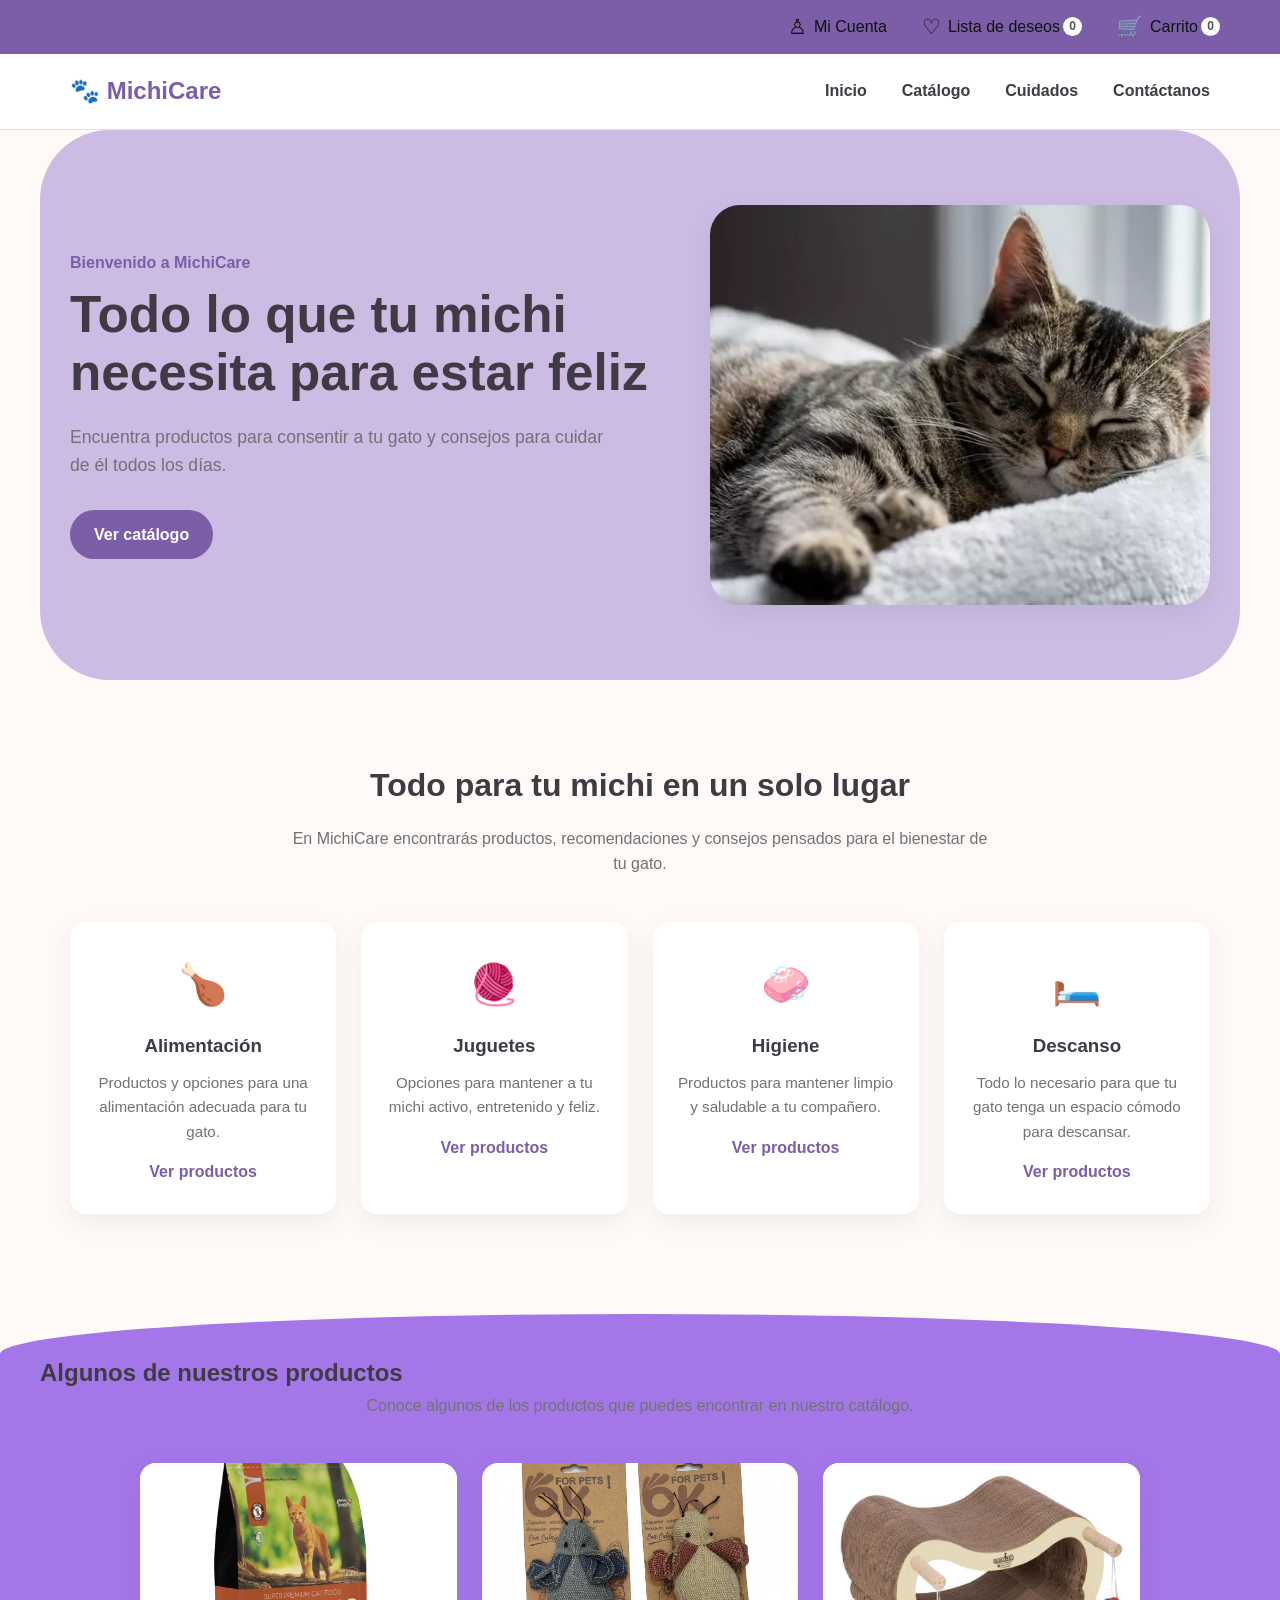
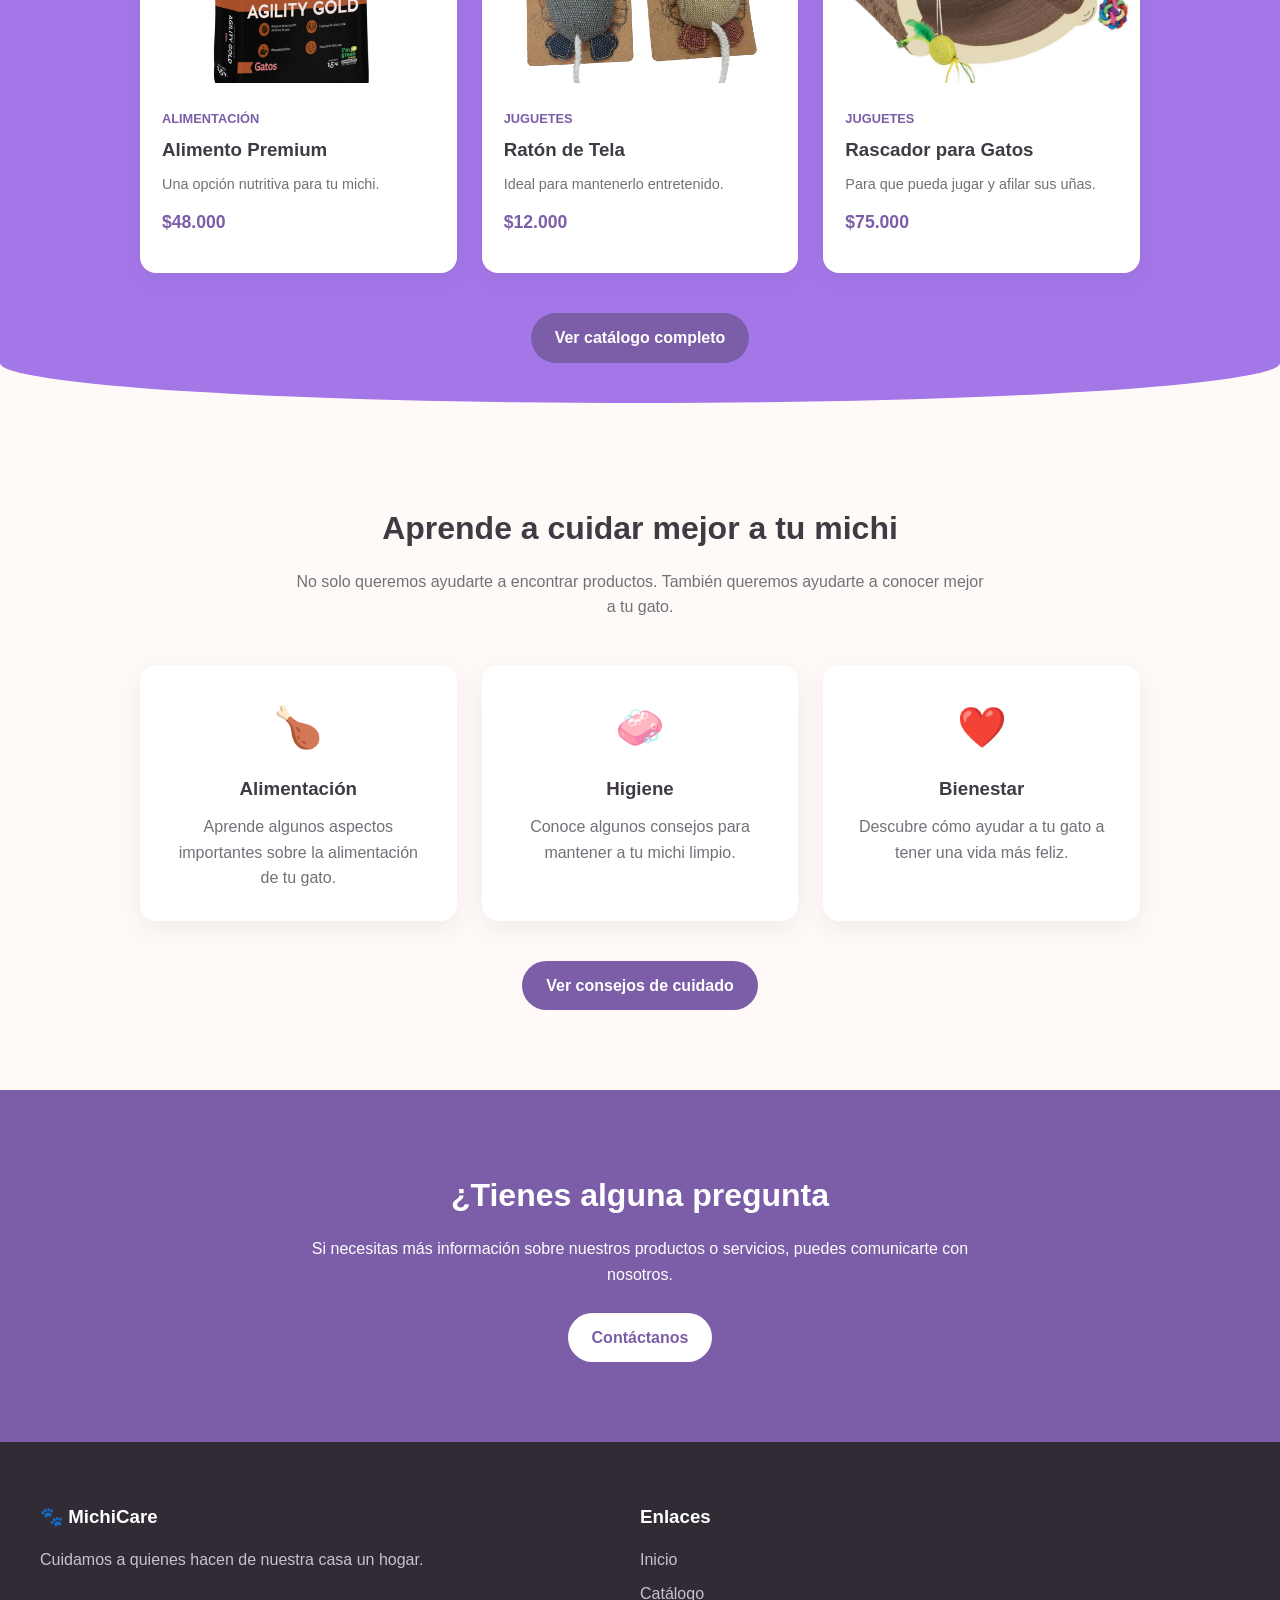
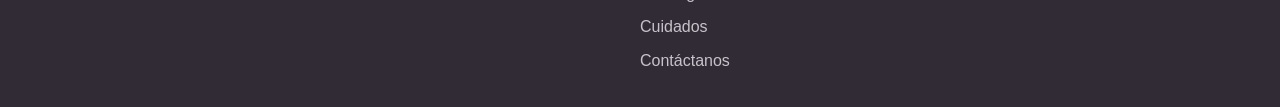
<file: index.html>
<!DOCTYPE html>
<html lang="es">
<head>
    <meta charset="UTF-8">
    <meta name="viewport" content="width=device-width, initial-scale=1.0">
    <meta name="description" content="MichiCare, productos y consejos para el cuidado de tu gato.">
    <title>MichiCare | Inicio</title>
    <link rel="stylesheet" href="css/styles.css">
</head>

<body>

    <!-- ENCABEZADO -->
    <header class="header">
        <nav class="top-menu">
            <div class="top-menu-content">
                <a href="#" class="top-menu-link" id="cuenta-link">
                    <span class="top-icon">♙</span>
                    Mi Cuenta
                </a>

                <a href="#" class="top-menu-link" id="deseos-link">
                    <span class="top-icon">♡</span>
                    Lista de deseos
                    <span class="contador">0</span>
                </a>

                <a href="#" class="top-menu-link" id="carrito-link">
                    <span class="top-icon">🛒</span>
                    Carrito
                    <span class="contador">0</span>
                </a>
            </div>

        </nav>

        <nav class="navbar">
            <a href="index.html" class="logo">🐾 MichiCare</a>

            <button 
                class="menu-button" 
                id="menu-button" 
                aria-label="Abrir menú de navegación" 
                aria-expanded="false">
                    ☰
            </button>

            <ul class="nav-menu" id="nav-menu">
                <li><a href="index.html">Inicio</a></li>
                <li><a href="pages/catalogo.html">Catálogo</a></li>
                <li><a href="pages/cuidados.html">Cuidados</a></li>
                <li><a href="pages/contacto.html">Contáctanos</a></li>
            </ul>
        </nav>
    </header>

    <main>
        <section class="hero">

            <div class="hero-content">

                <p class="hero-subtitle">Bienvenido a MichiCare</p>
                <h1>Todo lo que tu michi necesita para estar feliz</h1>
                <p>
                    Encuentra productos para consentir a tu gato y
                    consejos para cuidar de él todos los días.
                </p>
                <a href="pages/catalogo.html" class="button">Ver catálogo</a>

            </div>

            <div class="hero-image">
                <img src="images/gato-descansando.png" alt="Gato descansando">
            </div>

        </section>

        <!-- PRESENTACIÓN -->
        <section class="section">

            <h2>Todo para tu michi en un solo lugar</h2>
            <p class="section-intro">
                En MichiCare encontrarás productos, recomendaciones
                y consejos pensados para el bienestar de tu gato.
            </p>

            <div class="categories-grid">
                <article class="category-card">
                    <div class="category-icon">🍗</div>
                    <h3>Alimentación</h3>
                    <p>
                        Productos y opciones para una alimentación
                        adecuada para tu gato.
                    </p>
                    <a href="pages/catalogo.html">Ver productos</a>
                </article>

                <article class="category-card">
                    <div class="category-icon">🧶</div>
                    <h3>Juguetes</h3>
                    <p>
                        Opciones para mantener a tu michi activo,
                        entretenido y feliz.
                    </p>
                    <a href="pages/catalogo.html">Ver productos</a>
                </article>

                <article class="category-card">
                    <div class="category-icon">🧼</div>
                    <h3>Higiene</h3>
                    <p>
                        Productos para mantener limpio y saludable
                        a tu compañero.
                    </p>
                    <a href="pages/catalogo.html">Ver productos</a>
                </article>

                <article class="category-card">
                    <div class="category-icon">🛏️</div>
                    <h3>Descanso</h3>
                    <p>
                        Todo lo necesario para que tu gato tenga
                        un espacio cómodo para descansar.
                    </p>
                    <a href="pages/catalogo.html">Ver productos</a>
                </article>
            </div>
        </section>

        <!-- ADELANTO DEL CATÁLOGO -->
        <section class="section-products">

            <h2>Algunos de nuestros productos</h2>
            <p class="section-intro">Conoce algunos de los productos que puedes encontrar en nuestro catálogo.</p>

            <div class="products-preview">
                <article class="product-card">
                    <img src="images/comida-premium.png" alt="Alimento premium para gatos">
                    <div class="product-info">
                        <span class="product-category">Alimentación</span>
                        <h3>Alimento Premium</h3>
                        <p> Una opción nutritiva para tu michi.</p>
                        <strong>$48.000</strong>
                    </div>
                </article>

                <article class="product-card">
                    <img src="images/ratones-tela.png" alt="Ratón de tela para gatos">
                    <div class="product-info">
                        <span class="product-category">Juguetes</span>
                        <h3>Ratón de Tela</h3>
                        <p>Ideal para mantenerlo entretenido.</p>
                        <strong>$12.000</strong>
                    </div>
                </article>

                <article class="product-card">

                    <img src="images/rascador-de-carton.png" alt="Rascador para gatos">
                    <div class="product-info">
                        <span class="product-category">Juguetes</span>
                        <h3>Rascador para Gatos</h3>
                        <p>Para que pueda jugar y afilar sus uñas.</p>
                        <strong>$75.000</strong>
                    </div>
                </article>
            </div>


            <div class="center-button">
                <a href="pages/catalogo.html" class="button">Ver catálogo completo</a>
            </div>
        </section>

        <!-- ADELANTO DE CUIDADOS -->
        <section class="section">
            <h2>Aprende a cuidar mejor a tu michi</h2>
            <p class="section-intro">
                No solo queremos ayudarte a encontrar productos.
                También queremos ayudarte a conocer mejor a tu gato.
            </p>

            <div class="care-preview">
                <article class="care-card">
                    <div class="care-icon">🍗</div>
                    <h3>Alimentación</h3>
                    <p>
                        Aprende algunos aspectos importantes sobre
                        la alimentación de tu gato.
                    </p>
                </article>

                <article class="care-card">
                    <div class="care-icon">🧼</div>
                    <h3>Higiene</h3>
                    <p>
                        Conoce algunos consejos para mantener
                        a tu michi limpio.
                    </p>
                </article>

                <article class="care-card">
                    <div class="care-icon">❤️</div>
                    <h3>Bienestar</h3>
                    <p>
                        Descubre cómo ayudar a tu gato a tener
                        una vida más feliz.
                    </p>
                </article>
            </div>

            <div class="center-button">
                <a href="pages/cuidados.html" class="button">Ver consejos de cuidado</a>
            </div>

        </section>

        <!-- CONTACTO -->
        <section class="contact-preview">

            <div>
                <h2>¿Tienes alguna pregunta</h2>
                <p>Si necesitas más información sobre nuestros productos o servicios, puedes comunicarte con nosotros.</p>
                <a href="pages/contacto.html" class="button button-light">Contáctanos</a>
            </div>
        </section>

    </main>

    <!-- FOOTER -->
    <footer class="footer">
        <div class="footer-content">
            <div>
                <h3>🐾 MichiCare</h3>
                <p>Cuidamos a quienes hacen de nuestra casa un hogar.
                </p>
            </div>

            <div>
                <h3>Enlaces</h3>
                <ul>
                    <li><a href="index.html">Inicio</a></li>
                    <li><a href="pages/catalogo.html">Catálogo</a></li>
                    <li><a href="pages/cuidados.html">Cuidados</a></li>
                    <li><a href="pages/contacto.html">Contáctanos</a></li>
                </ul>
            </div>
        </div>

    </footer>
    <script src= "js/main.js"></script> 
</body>
</html>
</file>
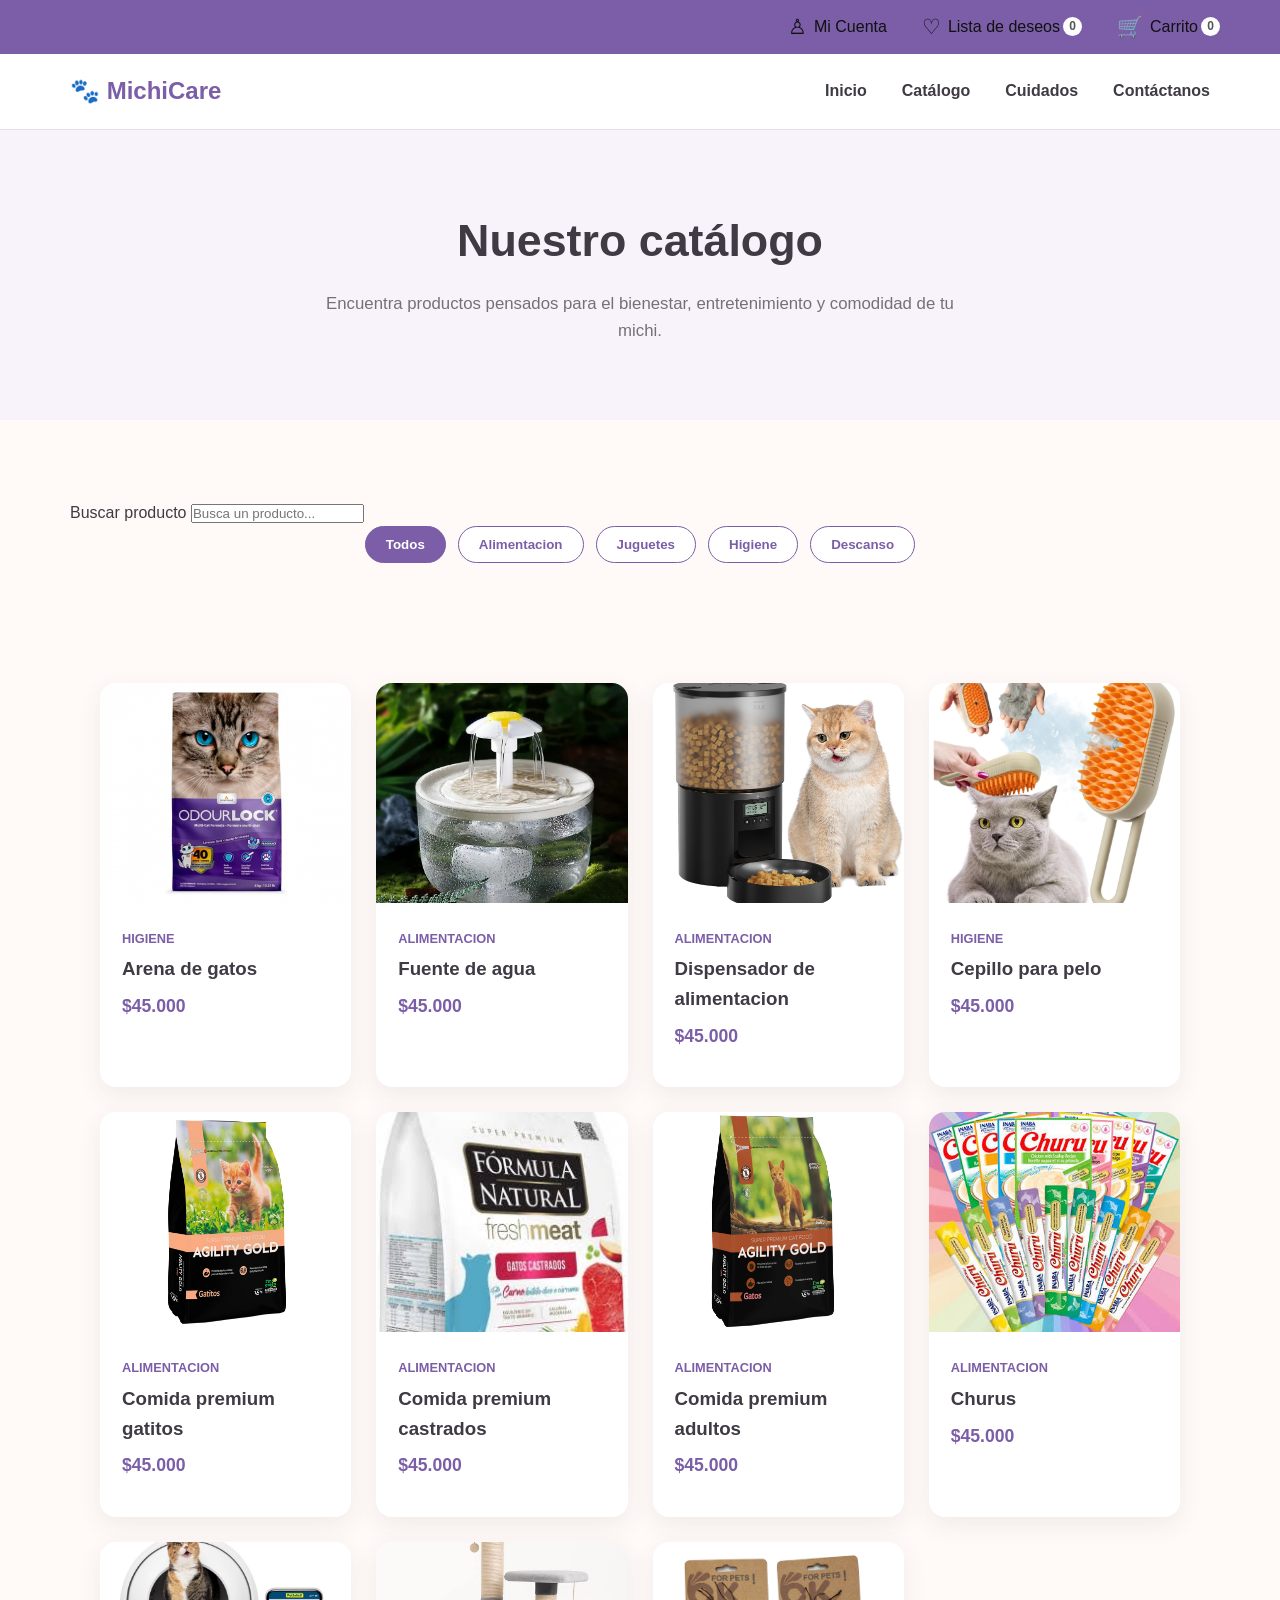
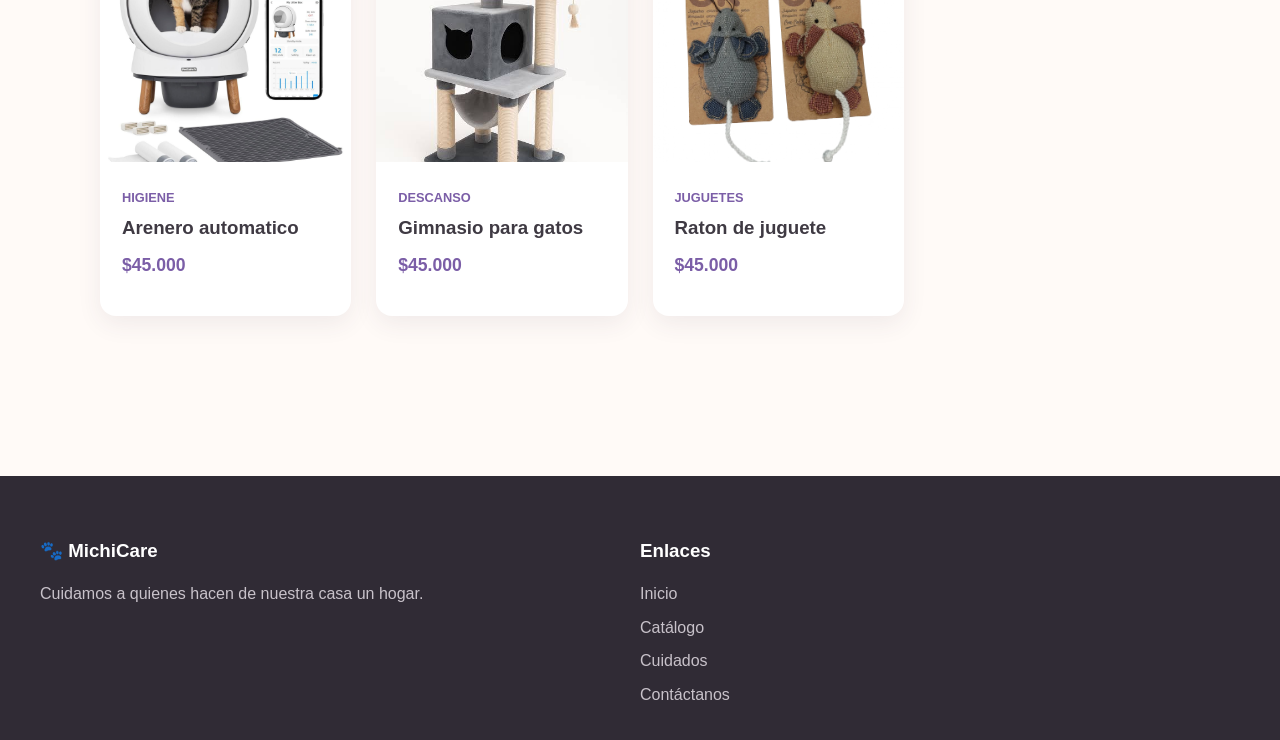
<file: pages/catalogo.html>
<!DOCTYPE html>
<html lang="es">
<head>
    <meta charset="UTF-8">
    <meta name="viewport" content="width=device-width, initial-scale=1.0">

    <meta name="description" content="Catálogo de productos para gatos de MichiCare.">

    <title>MichiCare | Catálogo</title>

    <link rel="stylesheet" href="../css/styles.css">
</head>

<body>
    <!-- ENCABEZADO -->
    <header class="header">
        <nav class="top-menu">
            <div class="top-menu-content">
                <a href="#" class="top-menu-link" id="cuenta-link">
                    <span class="top-icon">♙</span>
                    Mi Cuenta
                </a>

                <a href="#" class="top-menu-link" id="deseos-link">
                    <span class="top-icon">♡</span>
                    Lista de deseos
                    <span class="contador">0</span>
                </a>

                <a href="#" class="top-menu-link" id="carrito-link">
                    <span class="top-icon">🛒</span>
                    Carrito
                    <span class="contador">0</span>
                </a>
            </div>

        </nav>
        
        <nav class="navbar">
            <a href="../index.html" class="logo">🐾 MichiCare </a>

            <button 
                class="menu-button" 
                id="menu-button" 
                aria-label="Abrir menú de navegación" 
                aria-expanded="false">
                    ☰
            </button>

            <ul class="nav-menu" id="nav-menu">
                <li><a href="../index.html">Inicio</a></li>
                <li><a href="catalogo.html">Catálogo</a></li>
                <li><a href="cuidados.html">Cuidados</a></li>
                <li><a href="contacto.html">Contáctanos</a></li>
            </ul>
        </nav>
    </header>

    <main>
        <!-- ENCABEZADO DEL CATÁLOGO -->
        <section class="page-header">
            <h1> Nuestro catálogo</h1>
            <p>
                Encuentra productos pensados para el bienestar,
                entretenimiento y comodidad de tu michi.
            </p>

        </section>

        <!-- CATÁLOGO -->
        <section class="section">
            <!-- BUSCADOR -->
            <div class="catalog-search">
                <label for="search-input">Buscar producto</label>
                <input type="search" id="search-input" placeholder="Busca un producto...">
            </div>

            <!-- FILTROS el filter-button active es el que permite ponerle css y ek data-category permite mannupilar los filtros -->
            <div class="catalog-filters">
                <button class="filter-button active"data-category="todos">Todos</button>
                <button class="filter-button" data-category="alimentacion">Alimentacion</button>
                <button class="filter-button" data-category="juguetes">Juguetes</button>
                <button class="filter-button" data-category="higiene">Higiene</button>
                <button class="filter-button" data-category="descanso">Descanso</button>
            </div>


            <!-- JavaScript genera los productos aquí -->
            <section class="section">
                <div
                    id="lista-productos" class="products-grid">
                </div>
            </section>

        </section>

    </main>

    <!-- FOOTER -->
    <footer class="footer">
        <div class="footer-content">
            <div>
                <h3>🐾 MichiCare</h3>
                <p>
                    Cuidamos a quienes hacen de nuestra casa
                    un hogar.
                </p>
            </div>

            <div>
                <h3>Enlaces</h3>
                <ul>
                    <li><a href="../index.html">Inicio</a></li>
                    <li><a href="catalogo.html">Catálogo</a></li>
                    <li><a href="cuidados.html">Cuidados</a></li>
                    <li><a href="contacto.html">Contáctanos</a></li>
                </ul>

            </div>

        </div>
    </footer>
    <script src= "../js/main.js"></script>
    <script src= "../js/catalogo.js"></script> 
</body>
</html>
</file>
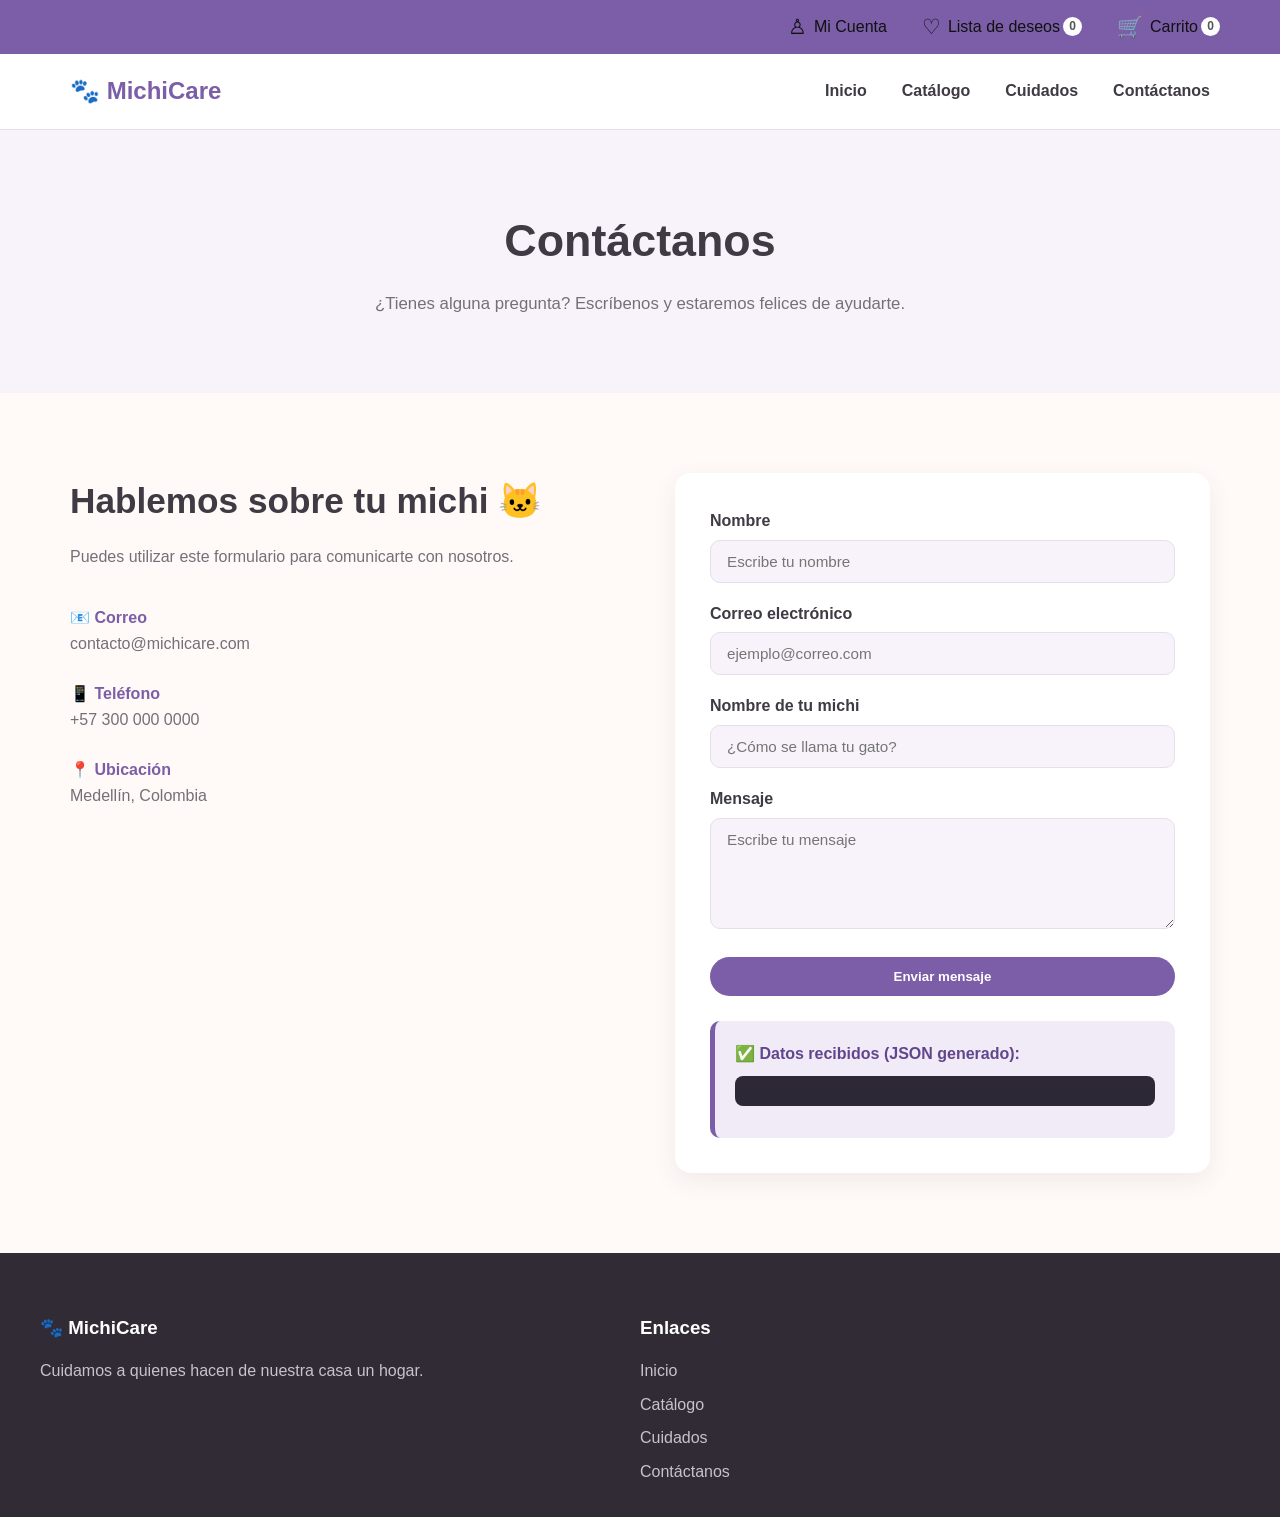
<file: pages/contacto.html>
<!DOCTYPE html>
<html lang="es">
<head>
    <meta charset="UTF-8">
    <meta name="viewport" content="width=device-width, initial-scale=1.0">
    <meta name="description" content="Contacta con MichiCare.">
    <title>MichiCare | Contáctanos</title>
    <link rel="stylesheet" href="../css/styles.css">
</head>

<body>
    <!-- ENCABEZADO -->
    <header class="header">
        <nav class="top-menu">
            <div class="top-menu-content">
                <a href="#" class="top-menu-link" id="cuenta-link">
                    <span class="top-icon">♙</span>
                    Mi Cuenta
                </a>

                <a href="#" class="top-menu-link" id="deseos-link">
                    <span class="top-icon">♡</span>
                    Lista de deseos
                    <span class="contador">0</span>
                </a>

                <a href="#" class="top-menu-link" id="carrito-link">
                    <span class="top-icon">🛒</span>
                    Carrito
                    <span class="contador">0</span>
                </a>
            </div>

        </nav>
        
        <nav class="navbar">
            <a href="../index.html" class="logo">🐾 MichiCare</a>

            <button 
                class="menu-button" 
                id="menu-button" 
                aria-label="Abrir menú de navegación" 
                aria-expanded="false">
                    ☰
            </button>

            <ul class="nav-menu" id="nav-menu">
                <li><a href="../index.html">Inicio</a></li>
                <li><a href="catalogo.html">Catálogo</a></li>
                <li><a href="cuidados.html">Cuidados</a></li>
                <li><a href="contacto.html">Contáctanos</a></li>
            </ul>
        </nav>
    </header>

    <main>
        <section class="page-header">
            <h1>Contáctanos</h1>
            <p>¿Tienes alguna pregunta? Escríbenos y estaremos felices de ayudarte.</p>
        </section>

        <section class="contact-section">
            <!-- INFORMACIÓN -->
            <div class="contact-info">
                <h2>Hablemos sobre tu michi 🐱</h2>
                <p>Puedes utilizar este formulario para comunicarte con nosotros.</p>

                <div class="contact-item">
                    <strong>📧 Correo</strong>
                    <p>contacto@michicare.com</p>
                </div>
                <div class="contact-item">
                    <strong>📱 Teléfono</strong>
                    <p>+57 300 000 0000</p>
                </div>
                <div class="contact-item">
                    <strong>📍 Ubicación</strong>
                    <p>Medellín, Colombia</p>
                </div>
            </div>

            <!-- FORMULARIO -->
            <div class="contact-form-container">
                <form id="contact-form" novalidate>
                    <div class="campo">
                        <label for="nombre">Nombre</label>
                        <input type="text" id="nombre" name="nombre" placeholder="Escribe tu nombre">
                        <span class="error-message" id="nombre-error"></span>
                    </div>

                    <div class="campo">
                        <label for="email">Correo electrónico</label>
                        <input type="email" id="email" name="email" placeholder="ejemplo@correo.com">
                        <span class="error-message" id="email-error"></span>
                    </div>

                    <div class="campo">
                        <label for="michi">Nombre de tu michi</label>
                        <input type="text" id="michi" name="michi" placeholder="¿Cómo se llama tu gato?">
                        <span class="error-message" id="michi-error"></span>
                    </div>

                    <div class="campo">
                        <label for="mensaje">Mensaje</label>
                        <textarea id="mensaje" name="mensaje" rows="5" placeholder="Escribe tu mensaje"></textarea>
                        <span class="error-message" id="mensaje-error"></span>
                    </div>

                    <button type="submit" class="button button-full">Enviar mensaje</button>
                </form>

                <div id="resultado" class="resultado oculto">
                    <h3>✅ Datos recibidos (JSON generado):</h3>
                    <pre id="json-salida"></pre>
                    <p id="saludo-personalizado"></p>
                </div>
            </div>
        </section>
    </main>

    <!-- FOOTER -->
    <footer class="footer">
        <div class="footer-content">
            <div>
                <h3>🐾 MichiCare</h3>
                <p>Cuidamos a quienes hacen de nuestra casa un hogar.</p>
            </div>
            <div>
                <h3>Enlaces</h3>
                <ul>
                    <li><a href="../index.html">Inicio</a></li>
                    <li><a href="catalogo.html">Catálogo</a></li>
                    <li><a href="cuidados.html">Cuidados</a></li>
                    <li><a href="contacto.html">Contáctanos</a></li>
                </ul>
            </div>
        </div>
    </footer>

    <script src="../js/main.js"></script>
    <script src="../js/controlErrores.js"></script>
    <script src="../js/contacto.js"></script>
</body>
</html>
</file>
<file: css/styles.css>
/* =========================================
   VARIABLES
========================================= */

:root {
    --color-primary: #7b5ea7;
    --color-primary-dark: #62468d;
    --color-secondary: #f3eafa;

    --color-background: #fffaf7;
    --color-light: #f8f3fb;
    --color-white: #ffffff;

    --color-text: #3f3a43;
    --color-text-light: #756f78;
    --color-text-dark: black;

    --color-border: #e5dfe8;

    --shadow: 0 8px 25px rgba(70, 50, 80, 0.08);

    --radius: 16px;
    --radius-small: 10px;

    --max-width: 1200px;

    --transition: 0.3s ease;
}


/* =========================================
   RESET
========================================= */
* {
    margin: 0;
    padding: 0;
    box-sizing: border-box;
}

html {
    scroll-behavior: smooth;
}

body {
    font-family: Arial, Helvetica, sans-serif;
    background-color: var(--color-background);
    color: var(--color-text);
    line-height: 1.6;
}

img {
    width: 100%;
    display: block;
}

a {
    text-decoration: none;
    color: inherit;
}

ul {
    list-style: none;
}


/* =========================================
   HEADER Y NAVEGACIÓN
========================================= */

.header {
    background-color: var(--color-white);
    border-bottom: 1px solid var(--color-border);
    position: sticky;
    top: 0;
    z-index: 1000;
}

.navbar {
    max-width: var(--max-width);
    margin: 0 auto;
    min-height: 75px;
    display: flex;
    align-items: center;
    justify-content: space-between;
    padding: 0 30px;
}


/* LOGO */

.logo {
    font-size: 1.5rem;
    font-weight: bold;
    color: var(--color-primary);
    transition: var(--transition);
}

.logo:hover {
    color: var(--color-primary-dark);
}


/* MENÚ */

.nav-menu {
    display: flex;
    align-items: center;
    gap: 35px;
}

.nav-menu a {
    color: var(--color-text);
    font-weight: 600;
    transition: var(--transition);
}

.nav-menu a:hover {
    color: var(--color-primary);
}

/* =========================
   MENÚ SUPERIOR
========================= */

.top-menu {
    background-color:var(--color-primary);
    width: 100%;
}

.top-menu-content {
    max-width: 1200px;
    margin: 0 auto;
    display: flex;
    justify-content:flex-end;
    align-items: center;
    gap: 35px;
    padding: 10px 20px;
}

.top-menu-link {
    display: flex;
    align-items: center;
    gap: 7px;
    color: #111;
    text-decoration: none;
    font-size: 16px;
    transition: 0.2s;
}

.top-menu-link:hover {
    opacity: 0.7;
}

.top-icon {
    font-size: 21px;
}

.contador {
    background-color: white;
    color: #555;
    width: 19px;
    height: 19px;
    border-radius: 50%;
    display: flex;
    justify-content: center;
    align-items: center;
    font-size: 12px;
    font-weight: bold;
    margin-left: -4px;
}




/* BOTÓN MENÚ MÓVIL */

.menu-button {
    display: none;
    border: none;
    background: none;
    font-size: 1.8rem;
    cursor: pointer;
    color: var(--color-primary);
}

/* =========================================
   BOTONES
========================================= */

.button {
    display: inline-block;
    padding: 12px 24px;
    background-color: var(--color-primary);
    color: var(--color-white);
    border: none;
    border-radius: 30px;
    font-weight: bold;
    cursor: pointer;
    transition: var(--transition);
}

.button:hover {
    background-color: var(--color-primary-dark);
    transform: translateY(-2px);
}

.button-light {
    background-color: var(--color-white);
    color: var(--color-primary);
}

.button-light:hover {
    background-color: var(--color-secondary);
}


/* =========================================
   SECCIONES GENERALES
========================================= */

.section {
    max-width: var(--max-width);
    margin: 0 auto;
    padding: 80px 30px;
}


.section-products {
    max-width: none;
    background-color:#a477e9;
    padding-left: max(30px, calc((100% - var(--max-width)) / 2));
    padding-right: max(30px, calc((100% - var(--max-width)) / 2));

    position: relative;
    margin-top: 60px;
    margin-bottom: 60px;
}
.section-products::before,
.section-products::after {
    content: "";
    position: absolute;
    left: 0;
    width: 100%;
    height: 80px;
    background-color:#a477e9;
    z-index: -1;
}

.section-products::before {
    top: -40px;
    border-radius: 50% 50% 0 0;
}

.section-products::after {
    bottom: -40px;
    border-radius: 0 0 50% 50%;
}


.section h2 {
    text-align: center;
    font-size: 2rem;
    margin-bottom: 15px;
    color: var(--color-text);
}

.section-intro {
    max-width: 700px;
    margin: 0 auto 45px;
    text-align: center;
    color: var(--color-text-light);
}


/* =========================================
   HERO - INICIO
========================================= */

.hero {
    max-width: var(--max-width);
    margin: 0 auto;
    min-height: 550px;
    padding: 70px 30px;
    display: flex;
    align-items: center;
    gap: 60px;
    background-color: #c5b3dfde;
    border-radius: 70PX;
}

.hero-content {
    flex: 1;
}

.hero-subtitle {
    color: var(--color-primary);
    font-weight: bold;
    margin-bottom: 10px;
}

.hero h1 {
    font-size: 3.2rem;
    line-height: 1.15;
    margin-bottom: 20px;
    color: var(--color-text);
}

.hero-content > p:not(.hero-subtitle) {
    color: var(--color-text-light);
    font-size: 1.1rem;
    max-width: 550px;
    margin-bottom: 30px;
}

.hero-image {
    flex: 1;
    max-width: 500px;
}

.hero-image img {
    height: 400px;
    object-fit: cover;
    border-radius: 30px;
    box-shadow: var(--shadow);
}


/* =========================================
   CATEGORÍAS
========================================= */

.categories-grid {
    display:grid;
    grid-template-columns: repeat(4, 1fr);
    gap: 25px;
}

.category-card {
    background-color: var(--color-white);
    padding: 30px 25px;
    border-radius: var(--radius);
    text-align: center;
    box-shadow: var(--shadow);
    transition: var(--transition);
}

.category-card:hover {
    transform: translateY(-5px);
    background-color: #ab8dd8bb
}

.category-icon {
    font-size: 2.5rem;
    margin-bottom: 15px;
}

.category-card h3 {
    margin-bottom: 10px;
}

.category-card p {
    color: var(--color-text-light);
    font-size: 0.95rem;
    margin-bottom: 15px;
}

.category-card a {
    color: var(--color-primary);
    font-weight: bold;
}


/* =========================================
   PRODUCTOS
========================================= */

.products-preview {
    display: grid;
    grid-template-columns: repeat(3, 1fr);
    gap: 25px;
    max-width: 1000px;
    margin: 0 auto;
}

.products-grid {
    display: grid;
    grid-template-columns: repeat(4, 1fr);
    gap: 25px;
}


/* TARJETA DEL PRODUCTO */

.product-card {
    background-color: var(--color-white);
    border-radius: var(--radius);
    overflow: hidden;
    box-shadow: var(--shadow);
    transition: var(--transition);
}

.product-card:hover {
    transform: translateY(-5px);
}

.product-card img {
    height: 220px;
    object-fit: cover;
}

.product-info {
    padding: 22px;
}

.product-category {
    display: inline-block;
    color: var(--color-primary);
    font-size: 0.8rem;
    font-weight: bold;
    text-transform: uppercase;
    margin-bottom: 5px;
}

.product-card h3 {
    margin-bottom: 8px;
}

.product-card p {
    color: var(--color-text-light);
    font-size: 0.9rem;
    margin-bottom: 12px;
}

.product-card strong {
    display: block;
    color: var(--color-primary);
    font-size: 1.1rem;
    margin-bottom: 15px;
}


/* BOTÓN PARA CENTRAR */

.center-button {
    text-align: center;
    margin-top: 40px;
}


/* =========================================
   FILTROS DEL CATÁLOGO
========================================= */

.catalog-filters {
    display: flex;
    justify-content: center;
    flex-wrap: wrap;
    gap: 12px;
    margin-bottom: 40px;
}

.filter-button {
    padding: 10px 20px;
    border: 1px solid var(--color-primary);
    background-color: var(--color-white);
    color: var(--color-primary);
    border-radius: 25px;
    cursor: pointer;
    font-weight: 600;
    transition: var(--transition);
}

.filter-button:hover,
.filter-button.active {
    background-color: var(--color-primary);
    color: var(--color-white);
}


/* =========================================
   ADELANTO DE CUIDADOS - INICIO
========================================= */

.care-preview {
    display: grid;
    grid-template-columns: repeat(3, 1fr);
    gap: 25px;
    max-width: 1000px;
    margin: 0 auto;
}

.care-card {
    background-color: var(--color-white);
    padding: 30px;
    border-radius: var(--radius);
    text-align: center;
    box-shadow: var(--shadow);
}

.care-icon {
    font-size: 2.5rem;
    margin-bottom: 15px;
}

.care-card h3 {
    margin-bottom: 10px;
}

.care-card p {
    color: var(--color-text-light);
}


/* =========================================
   ENCABEZADO DE PÁGINAS INTERNAS
========================================= */

.page-header {
    background-color: var(--color-light);
    text-align: center;
    padding: 75px 30px;
}

.page-header h1 {
    font-size: 2.8rem;
    margin-bottom: 15px;
}

.page-header p {
    max-width: 650px;
    margin: 0 auto;
    color: var(--color-text-light);
    font-size: 1.05rem;
}


/* =========================================
   PÁGINA DE CUIDADOS
========================================= */

.care-section {
    max-width: var(--max-width);
    margin: 0 auto;
    padding: 80px 30px;
    display: grid;
    grid-template-columns: 1fr 1fr;
    align-items: center;
    gap: 70px;
}

.care-section.reverse {
    background-color: var(--color-light);
    max-width: none;
    padding-left: max(30px, calc((100% - var(--max-width)) / 2));
    padding-right: max(30px, calc((100% - var(--max-width)) / 2));
}

.care-section.reverse .care-section-image {
    order: 2;
}

.care-section.reverse .care-section-content {
    order: 1;
}

.care-section-image {
    max-width: 500px;
}

.care-section-image img {
    height: 350px;
    object-fit: cover;
    border-radius: var(--radius);
    box-shadow: var(--shadow);
}

.care-section-content {
    max-width: 550px;
}

.care-number {
    color: var(--color-primary);
    font-weight: bold;
    font-size: 0.9rem;
}

.care-section-content h2 {
    font-size: 2.2rem;
    margin: 8px 0 20px;
}

.care-section-content p {
    color: var(--color-text-light);
    margin-bottom: 15px;
}

/* =========================================
   CONTACTO
========================================= */

.contact-preview {
    background-color: var(--color-primary);
    color: var(--color-white);
    padding: 80px 30px;
    text-align: center;
}

.contact-preview > div {
    max-width: 700px;
    margin: 0 auto;
}

.contact-preview h2 {
    font-size: 2rem;
    margin-bottom: 15px;
}

.contact-preview p {
    margin-bottom: 25px;
}


/* PÁGINA CONTACTO */

.contact-section {
    max-width: var(--max-width);
    margin: 0 auto;
    padding: 80px 30px;
    display: grid;
    grid-template-columns: 1fr 1fr;
    gap: 70px;
    align-items: start;
}

.contact-info h2 {
    font-size: 2.2rem;
    margin-bottom: 15px;
}

.contact-info > p {
    color: var(--color-text-light);

    margin-bottom: 35px;
}

.contact-item {
    margin-bottom: 25px;
}

.contact-item strong {
    color: var(--color-primary);
}

.contact-item p {
    color: var(--color-text-light);
}


/* FORMULARIO */

.contact-form-container {
    background-color: var(--color-white);
    padding: 35px;
    border-radius: var(--radius);
    box-shadow: var(--shadow);
}

.campo {
    margin-bottom: 18px;
    display: flex;
    flex-direction: column;
}

.campo label {
    font-weight: 600;
    margin-bottom: 6px;
    color: var(--color-text);
}

.campo input,
.campo textarea {
    width: 100%;
    padding: 12px 16px;
    border: 1px solid var(--color-border);
    border-radius: var(--radius-small);
    font-family: inherit;
    font-size: 0.95rem;
    outline: none;
    transition: var(--transition);
    background-color: var(--color-light);
}

.campo input:focus,
.campo textarea:focus {
    border-color: var(--color-primary);
    background-color: var(--color-white);
    box-shadow: 0 0 0 3px rgba(123, 94, 167, 0.15);
}

/* Indicador visual de campo inválido */
.campo input.invalido,
.campo textarea.invalido {
    border-color: #e74c3c;
    background-color: #fdf2f2;
}

.button-full {
    width: 100%;
    margin-top: 10px;
}

/* Formato para el contenedor de salida del JSON */
.resultado {
    margin-top: 25px;
    padding: 20px;
    background: #f0ebf7;
    border-radius: var(--radius-small);
    border-left: 5px solid var(--color-primary);
}

.resultado h3 {
    font-size: 1rem;
    color: var(--color-primary-dark);
    margin-bottom: 10px;
}

.resultado pre {
    background: #2d2836;
    color: #f8f3fb;
    padding: 15px;
    border-radius: 8px;
    overflow-x: auto;
    font-size: 0.85rem;
    margin-bottom: 12px;
}

#saludo-personalizado {
    font-weight: bold;
    color: var(--color-primary-dark);
}


/* =========================================
   FOOTER
========================================= */
.footer {
    background-color: #302b35;
    color: var(--color-white);
    padding: 60px 30px 25px;
}

.footer-content {
    max-width: var(--max-width);
    margin: 0 auto;
    display: grid;
    grid-template-columns: 2fr 1fr 1fr;
    gap: 50px;
}

.footer h3 {
    margin-bottom: 15px;
}

.footer p {
    color: #c8c2ca;
}

.footer ul li {
    margin-bottom: 8px;
}

.footer a {
    color: #c8c2ca;
    transition: var(--transition);
}

.footer a:hover {
    color: var(--color-white);
}


/* =========================================
   TABLET
========================================= */
@media (max-width: 900px) {

    /* HERO */
    .hero {
        gap: 35px;
    }

    .hero h1 {
        font-size: 2.5rem;
    }

    /* CATEGORÍAS */
    .categories-grid {
        grid-template-columns: repeat(2, 1fr);
    }

    /* PRODUCTOS */
    .products-grid {
        grid-template-columns: repeat(2, 1fr);
    }


    /* CUIDADOS */
    .care-section {
        gap: 40px;
    }

    /* FOOTER */

    .footer-content {
        grid-template-columns: 1fr 1fr;
    }

}

/* =========================================
   MÓVIL
========================================= */
@media (max-width: 650px) {

    /* NAVBAR */
    .navbar {
        min-height: 65px;
        padding: 0 20px;
    }

    .menu-button {
        display: block;
    }

    .nav-menu {
        position: absolute;
        top: 65px;
        left: 0;
        width: 100%;
        background-color: var(--color-white);
        border-top: 1px solid var(--color-border);
        display: none;
        flex-direction: column;
        align-items: stretch;
        gap: 0;
    }

    .nav-menu.show {
        display: flex;
    }

    .nav-menu li {
        text-align: center;
        border-bottom: 1px solid var(--color-border);
    }

    .nav-menu a {
        display: block;
        padding: 15px;
    }

    
    .top-menu-content {
        justify-content: center;
        gap: 15px;
        padding: 8px 10px;
    }

    .top-menu-link {
        font-size: 13px;
    }

    .top-icon {
        font-size: 17px;
    }

    .contador {
        width: 16px;
        height: 16px;
        font-size: 10px;
    }



    /* HERO */
    .hero {
        flex-direction: column;
        text-align: center;
        padding: 50px 20px;
    }
    
    .hero h1 {
        font-size: 2.2rem;
    }

    .hero-content > p:not(.hero-subtitle) {
        margin-left: auto;
        margin-right: auto;
    }

    .hero-image {
        max-width: 100%;
    }

    .hero-image img {
        height: 300px;
    }


    /* SECCIONES */
    .section {
        padding: 60px 20px;
    }

    .section-products {
        padding-left: 20px;
        padding-right: 20px;
    }

    .section h2 {
        font-size: 1.7rem;
    }


    /* CATEGORÍAS */
    .categories-grid {
        grid-template-columns: 1fr;
    }


    /* PRODUCTOS */
    .products-preview {
        grid-template-columns: 1fr;
    }

    .products-grid {
        grid-template-columns: 1fr;
    }

    .product-card img {
        height: 250px;
    }


    /* CUIDADOS PREVIEW */
    .care-preview {
        grid-template-columns: 1fr;
    }


    /* ENCABEZADO */
    .page-header {
        padding: 55px 20px;
    }

    .page-header h1 {
        font-size: 2.2rem;
    }


    /* CUIDADOS */
    .care-section {
        grid-template-columns: 1fr;
        padding: 60px 20px;
        gap: 30px;
    }

    .care-section.reverse {
        padding-left: 20px;
        padding-right: 20px;
    }

    .care-section.reverse .care-section-image {
        order: 1;
    }

    .care-section.reverse .care-section-content {
        order: 2;
    }

    .care-section-image {
        max-width: 100%;
    }

    .care-section-image img {
        height: 280px;
    }

    .care-section-content h2 {
        font-size: 1.8rem;
    }


    /* CONTACTO */
    .contact-section {
        grid-template-columns: 1fr;
        padding: 60px 20px;
        gap: 40px;
    }

    .contact-info h2 {
        font-size: 1.8rem;
    }

    .contact-form-container {
        padding: 25px 20px;
    }


    /* FOOTER */
    .footer {
        padding: 50px 20px 20px;
    }

    .footer-content {
        grid-template-columns: 1fr;
        gap: 30px;
    }

    /* BOTÓN DE MENÚ */
    .menu-button {
        display: block;
        transition: transform var(--transition);
    }

    /* MENÚ PLEGABLE */
    .nav-menu {
        position: absolute;
        top: 65px;
        left: 0;
        width: 100%;
        background-color: var(--color-white);
        border-top: 1px solid var(--color-border);
        display: none; /* Se oculta en móviles por defecto */
        flex-direction: column;
        align-items: stretch;
        gap: 0;
        box-shadow: var(--shadow);
    }

    /* ESTADO ACTIVO (CUANDO TIENE LA CLASE .show) */
    .nav-menu.show {
        display: flex;
    }
}
</file>
